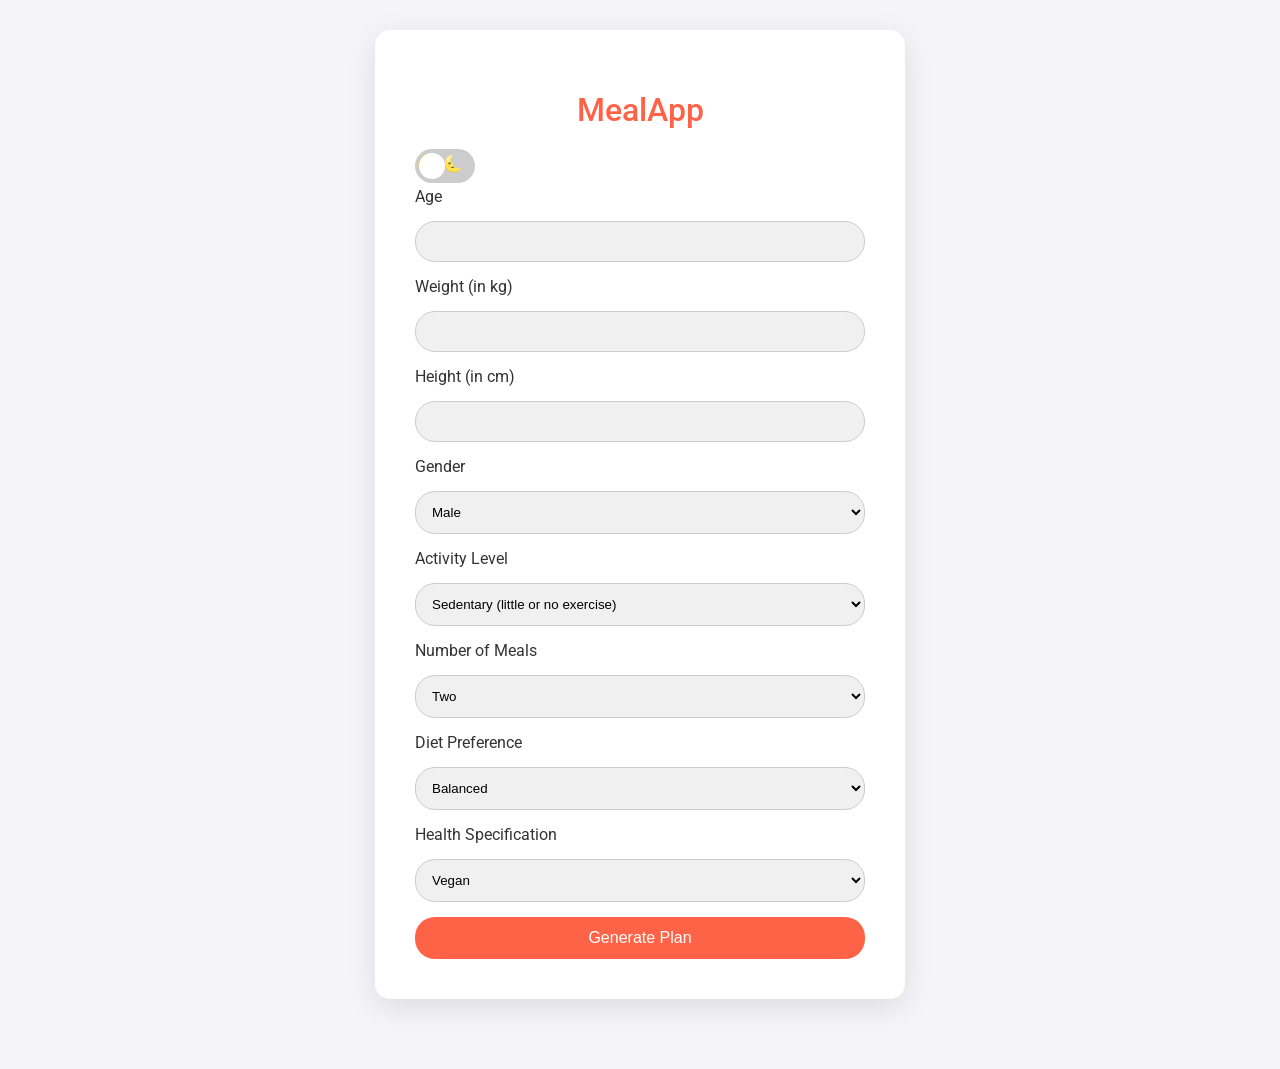
<file: Code/index.html>
<!DOCTYPE html>
<html>

<head>
  <title>DietPlanner</title>
  <link rel="stylesheet" type="text/css" href="style.css">
</head>

  
  
<body>
  <div id="mainContainer">
    <h1>MealApp</h1>
    
    <label class="switch">
      <input type="checkbox" id="themeToggle">
      <span class="slider">
        <span class="icon sun">🌞</span>
        <span class="icon moon">🌜</span>
      </span>
    </label>

    <form id="mealForm">
      <label for="age">Age</label>
      <input type="number" id="age" name="age" min="1" required>

      <label for="weight">Weight (in kg)</label>
      <input type="number" id="weight" name="weight" min="1" required>

      <label for="height">Height (in cm)</label>
      <input type="number" id="height" name="height" min="1" required>


      <label for="gender">Gender</label>
      <select id="gender" name="gender" required>
        <option value="male">Male</option>
        <option value="female">Female</option>
      </select>

      <label for="activityLevel">Activity Level</label>
      <select id="activityLevel" name="activityLevel" required>
        <option value="1.2">Sedentary (little or no exercise)</option>
        <option value="1.375">Lightly active (light exercise/sports 1-3 days/week)</option>
        <option value="1.55">Moderately active (moderate exercise/sports 3-5 days/week)</option>
        <option value="1.725">Very active (hard exercise/sports 6-7 days a week)</option>
        <option value="1.9">Extra active (very hard exercise/sports & physical job or 2x training)</option>
      </select>

      <label for="numOfMeals">Number of Meals</label>
      <select id="numOfMeals" name="numOfMeals">
        <option value="2">Two</option>
        <option value="3">Three</option>
        <option value="5">Five</option>
      </select>

      <label for="dietPreference">Diet Preference</label>
      <select id="dietPreference" name="dietPreference">
        <option value="balanced">Balanced</option>
        <option value="lowFat">Low-Fat</option>
      </select>

      <label for="healthSpec">Health Specification</label>
      <select id="healthSpec" name="healthSpec">
        <option value="vegan">Vegan</option>
        <option value="vegetarian">Vegetarian</option>
      </select>

      <button type="submit">Generate Plan</button>
    </form>
  </div>

  <div id="mealPlanDisplay"></div>

  <script src="script.js"></script>
</body>

</html>
</file>
<file: Code/style.css>
@import url('https://fonts.googleapis.com/css2?family=Roboto:wght@400;500&display=swap');

body {
  background-color: #f4f4f9;
  color: #333;
  font-family: 'Roboto', sans-serif;
  display: flex;
  flex-direction: column;
  justify-content: center;
  align-items: center;
  min-height: 100vh;
  margin: 0;
  padding: 0;
}

#mainContainer {
  background-color: #ffffff;
  border-radius: 15px;
  box-shadow: 0 8px 30px rgba(0, 0, 0, 0.1);
  padding: 40px;
  max-width: 450px;
  width: 90%;
  margin: 30px 0;
}


body.dark-mode #mainContainer {
  background-color: #444;
  color: #f4f4f9;
  border: 1px solid #888;
}

body.dark-mode input,
body.dark-mode select {
  background-color: #555;
  color: #f4f4f9;
  border: 1px solid #888;
}

h1 {
  font-size: 32px;
  font-weight: 500;
  margin-bottom: 20px;
  color: #ff6347;
  text-align: center;
}


form {
  display: flex;
  flex-direction: column;
  gap: 15px;
}

input,
select,
button {
  padding: 12px;
  border-radius: 20px;
  border: 1px solid #ccc;
  background-color: #f0f0f0;
}

button {
  background-color: #ff6347;
  color: white;
  border: none;
  cursor: pointer;
  transition: background-color 0.3s ease, transform 0.2s ease;
  font-size: 16px;
  font-weight: 500;
}

button:hover {
  background-color: #ff4a32;
  transform: scale(1.05);
}

#mealPlanDisplay {
  display: flex;
  flex-direction: column;
  align-items: center;
  gap: 10px;
  margin: 20px;
}

#mealPlanDisplay div {
  padding: 20px;
  background-color: #ffffff;
  box-shadow: 0 8px 20px rgba(0, 0, 0, 0.1);
  width: 100%;
  margin-bottom: 20px;
  border-radius: 15px;
}

table {
  width: 100%;
  border-collapse: collapse;
}

th,
td {
  border: 1px solid #ff6347;
  padding: 20px;
  text-align: center;
  vertical-align: top;
}

img {
  border-radius: 15px;
  object-fit: cover;
  max-width: 100%;
}

a {
  color: #ff6347;
}

input:focus,
select:focus {
  outline: none;
  background-color: #e6f7ff;
}

.switch {
  position: relative;
  display: inline-block;
  width: 60px;
  height: 34px;
}

.switch input {
  display: none;
}

.slider {
  position: absolute;
  cursor: pointer;
  top: 0;
  left: 0;
  right: 0;
  bottom: 0;
  background-color: #ccc;
  transition: 0.4s;
  border-radius: 34px;
}

.slider:before {
  position: absolute;
  content: "";
  height: 26px;
  width: 26px;
  left: 4px;
  bottom: 4px;
  background-color: white;
  transition: 0.4s;
  border-radius: 50%;
}

input:checked+.slider {
  background-color: #ff6347;
}

input:checked+.slider:before {
  transform: translateX(26px);
}

body.light-mode {
  background-color: #f4f4f9;
  color: #333;
}

body.dark-mode {
  background-color: #333;
  color: #f4f4f9;
}

.icon {
  display: inline-block;
  margin-top: 5px;
  margin-left: 2px;

}
</file>
